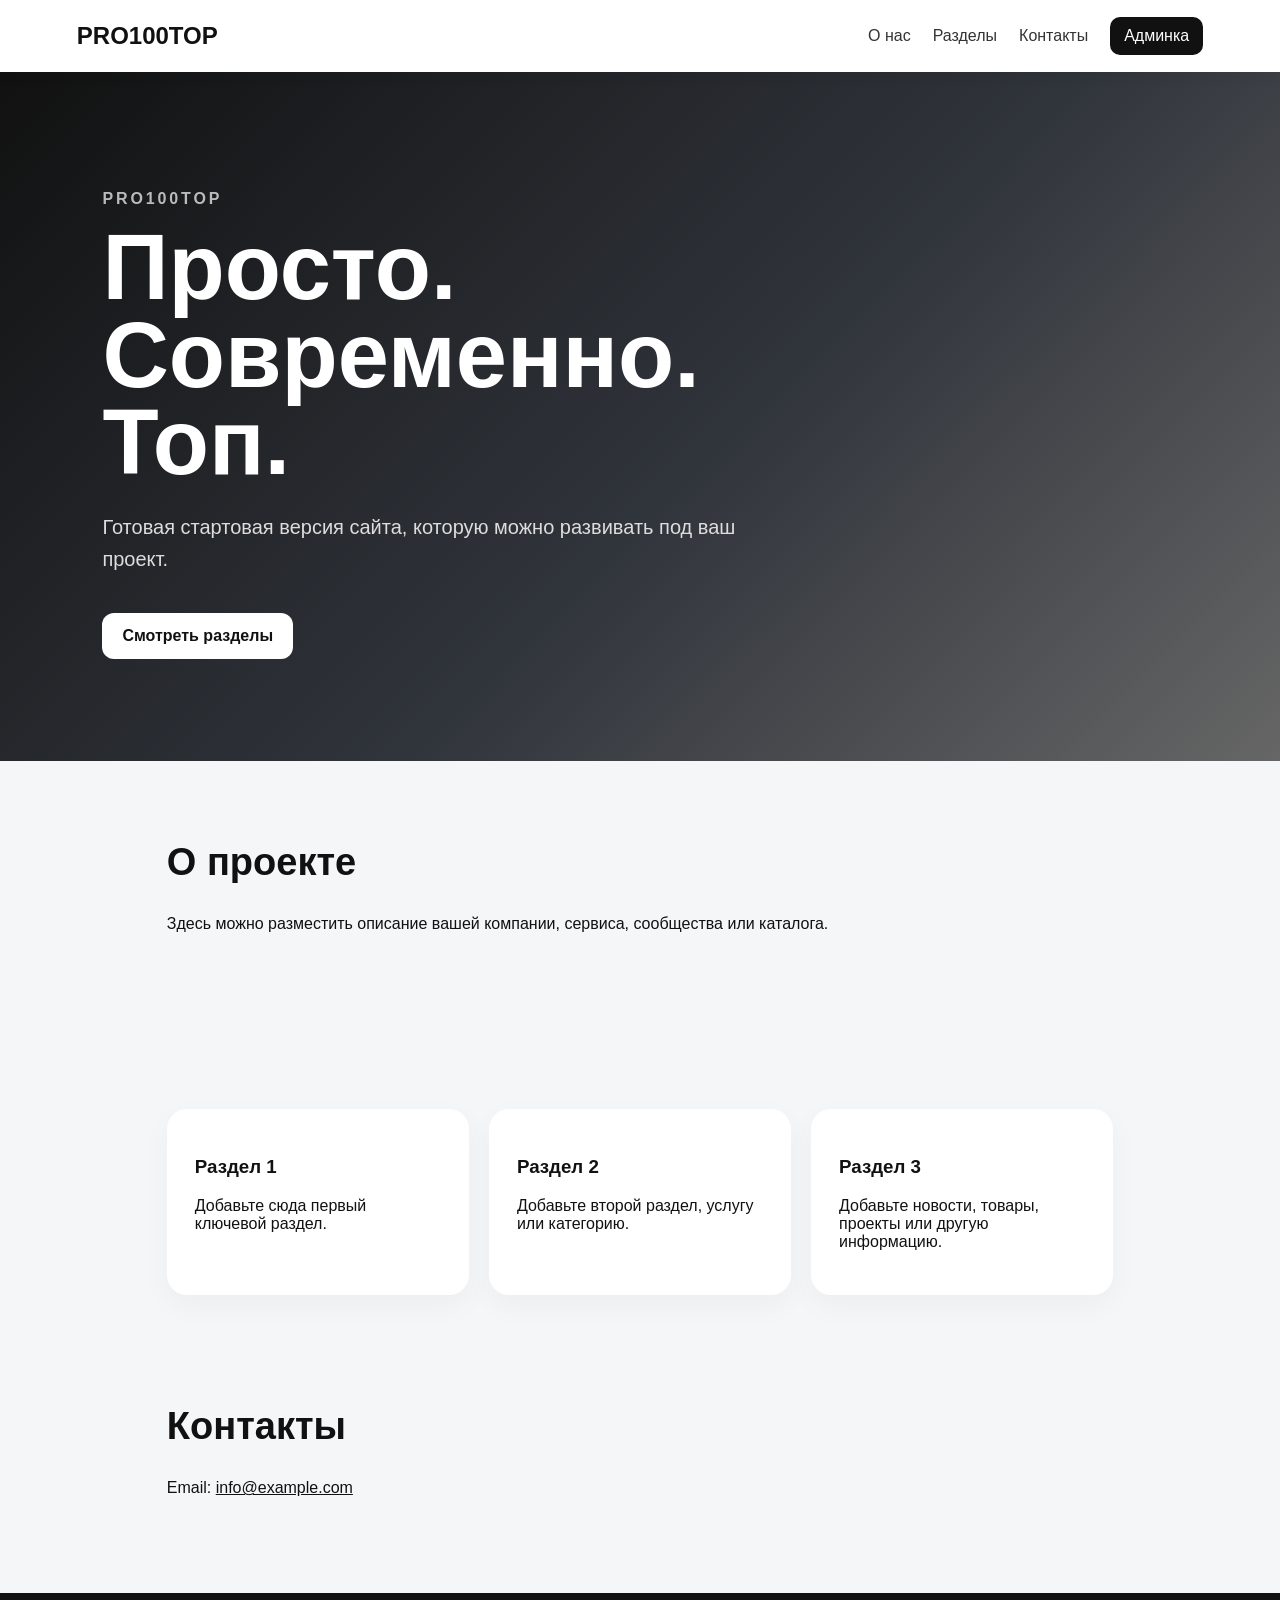
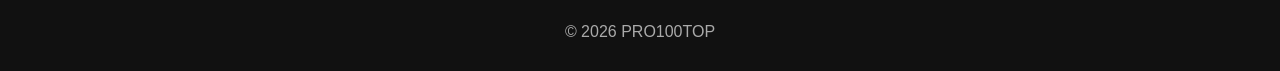
<file: index.html>
<!doctype html>
<html lang="ru">
<head>
  <meta charset="utf-8">
  <meta name="viewport" content="width=device-width, initial-scale=1">
  <title>PRO100TOP</title>
  <meta name="description" content="PRO100TOP — современный сайт с удобной админ-панелью.">
  <link rel="stylesheet" href="style.css">
</head>
<body>
  <header class="header">
    <a class="logo" href="/">PRO100TOP</a>
    <nav>
      <a href="#about">О нас</a>
      <a href="#services">Разделы</a>
      <a href="#contacts">Контакты</a>
      <a class="admin-link" href="admin.html">Админка</a>
    </nav>
  </header>

  <main>
    <section class="hero">
      <div>
        <p class="eyebrow">PRO100TOP</p>
        <h1>Просто. Современно. Топ.</h1>
        <p class="lead">Готовая стартовая версия сайта, которую можно развивать под ваш проект.</p>
        <a class="button" href="#services">Смотреть разделы</a>
      </div>
    </section>

    <section id="about" class="section">
      <h2>О проекте</h2>
      <p>Здесь можно разместить описание вашей компании, сервиса, сообщества или каталога.</p>
    </section>

    <section id="services" class="section cards">
      <article><h3>Раздел 1</h3><p>Добавьте сюда первый ключевой раздел.</p></article>
      <article><h3>Раздел 2</h3><p>Добавьте второй раздел, услугу или категорию.</p></article>
      <article><h3>Раздел 3</h3><p>Добавьте новости, товары, проекты или другую информацию.</p></article>
    </section>

    <section id="contacts" class="section contact">
      <h2>Контакты</h2>
      <p>Email: <a href="mailto:info@example.com">info@example.com</a></p>
    </section>
  </main>

  <footer>© 2026 PRO100TOP</footer>
</body>
</html>
</file>
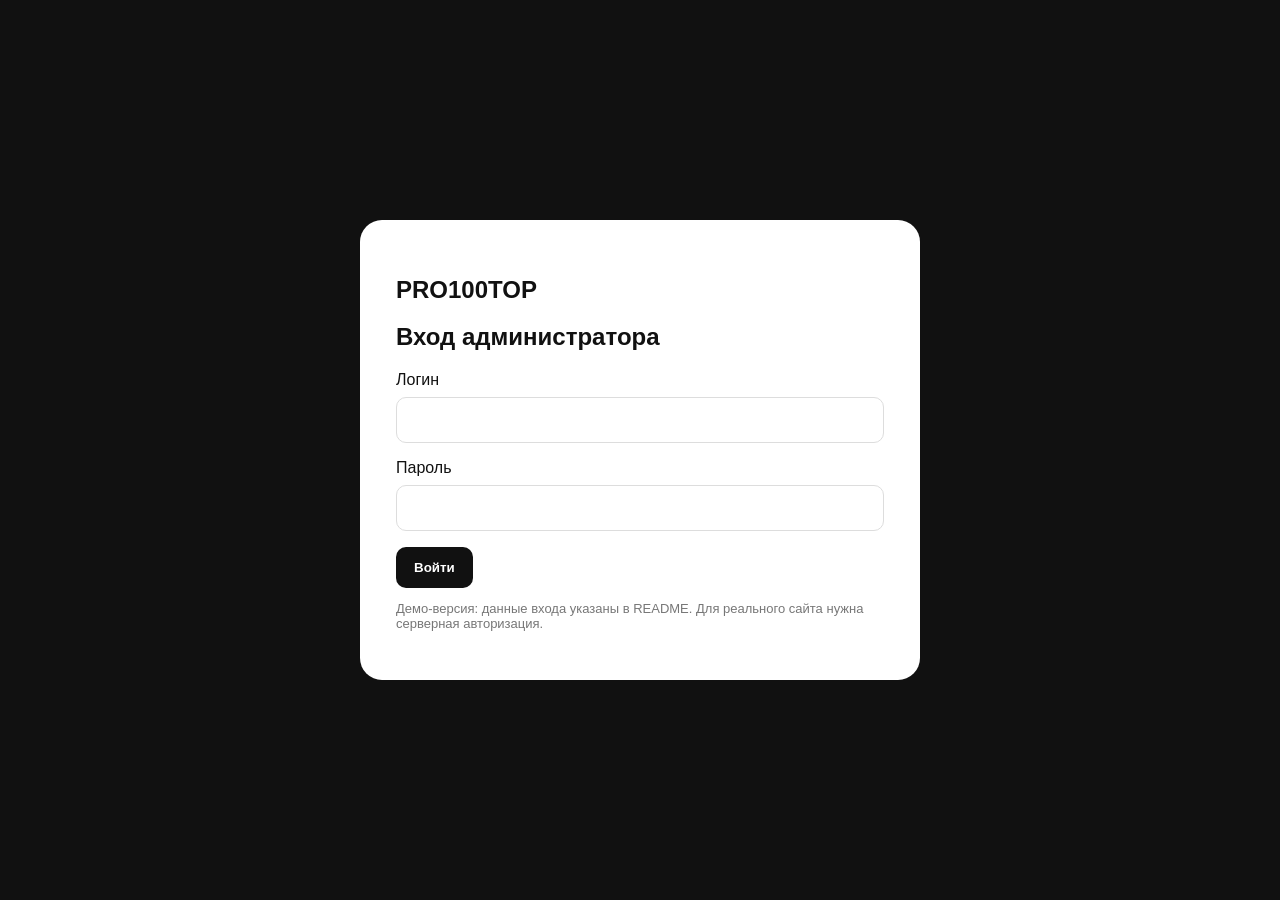
<file: admin.html>
<!doctype html>
<html lang="ru">
<head>
  <meta charset="utf-8">
  <meta name="viewport" content="width=device-width,initial-scale=1">
  <title>PRO100TOP — Админка</title>
  <link rel="stylesheet" href="style.css">
  <style>
    body{min-height:100vh;display:grid;place-items:center;background:#111}
    .panel{width:min(560px,92%);background:#fff;border-radius:22px;padding:36px}
    input,textarea{width:100%;padding:13px;margin:8px 0 16px;border:1px solid #ddd;border-radius:10px;font:inherit}
    button{border:0;border-radius:10px;padding:13px 18px;background:#111;color:#fff;font-weight:700;cursor:pointer}
    .hint{font-size:13px;color:#777}
    #dashboard{display:none}
  </style>
</head>
<body>
  <section class="panel" id="login">
    <h1>PRO100TOP</h1>
    <h2>Вход администратора</h2>
    <form id="loginForm">
      <label>Логин<input id="user" autocomplete="username" required></label>
      <label>Пароль<input id="pass" type="password" autocomplete="current-password" required></label>
      <button>Войти</button>
    </form>
    <p class="hint">Демо-версия: данные входа указаны в README. Для реального сайта нужна серверная авторизация.</p>
  </section>

  <section class="panel" id="dashboard">
    <h1>Админ-панель</h1>
    <p>Вы вошли как администратор.</p>
    <label>Заголовок сайта<input id="title" value="Просто. Современно. Топ."></label>
    <label>Описание<textarea id="desc">Готовая стартовая версия сайта PRO100TOP.</textarea></label>
    <button onclick="save()">Сохранить в этом браузере</button>
    <button onclick="location.href='index.html'" style="margin-left:8px">На сайт</button>
    <p id="status" class="hint"></p>
  </section>

  <script>
    const ADMIN_USER = "admin";
    const ADMIN_PASS = "CHANGE_ME_NOW";
    document.getElementById("loginForm").addEventListener("submit", e => {
      e.preventDefault();
      if (user.value === ADMIN_USER && pass.value === ADMIN_PASS) {
        login.style.display="none"; dashboard.style.display="block";
      } else alert("Неверный логин или пароль");
    });
    function save(){
      localStorage.setItem("pro100top_title", title.value);
      localStorage.setItem("pro100top_desc", desc.value);
      status.textContent="Сохранено локально в этом браузере.";
    }
  </script>
</body>
</html>
</file>
<file: style.css>
*{box-sizing:border-box}html{scroll-behavior:smooth}body{margin:0;font-family:Inter,Arial,sans-serif;color:#111;background:#f5f6f8}.header{height:72px;padding:0 6%;display:flex;align-items:center;justify-content:space-between;background:#fff;position:sticky;top:0;z-index:10;box-shadow:0 2px 16px #0000000d}.logo{font-size:24px;font-weight:900;text-decoration:none;color:#111}.header nav{display:flex;gap:22px;align-items:center}.header nav a{color:#333;text-decoration:none}.admin-link{padding:10px 14px;border-radius:10px;background:#111;color:#fff!important}.hero{min-height:72vh;display:flex;align-items:center;padding:8% 8%;background:linear-gradient(135deg,#111 0%,#30343b 55%,#666 100%);color:#fff}.hero>div{max-width:760px}.eyebrow{letter-spacing:.18em;font-weight:700;opacity:.7}.hero h1{font-size:clamp(46px,8vw,92px);line-height:.95;margin:14px 0 24px}.lead{font-size:20px;line-height:1.6;max-width:650px;color:#ddd}.button{display:inline-block;margin-top:18px;padding:14px 20px;border-radius:12px;background:#fff;color:#111;text-decoration:none;font-weight:700}.section{max-width:1100px;margin:auto;padding:80px 6%}.section h2{font-size:38px;margin-top:0}.cards{display:grid;grid-template-columns:repeat(3,1fr);gap:20px}.cards article{background:#fff;border-radius:20px;padding:28px;box-shadow:0 10px 30px #0000000a}.contact{padding-top:30px}.contact a{color:#111}footer{text-align:center;padding:30px;background:#111;color:#aaa}@media(max-width:760px){.header nav a:not(.admin-link){display:none}.cards{grid-template-columns:1fr}.hero{min-height:65vh}}
</file>
